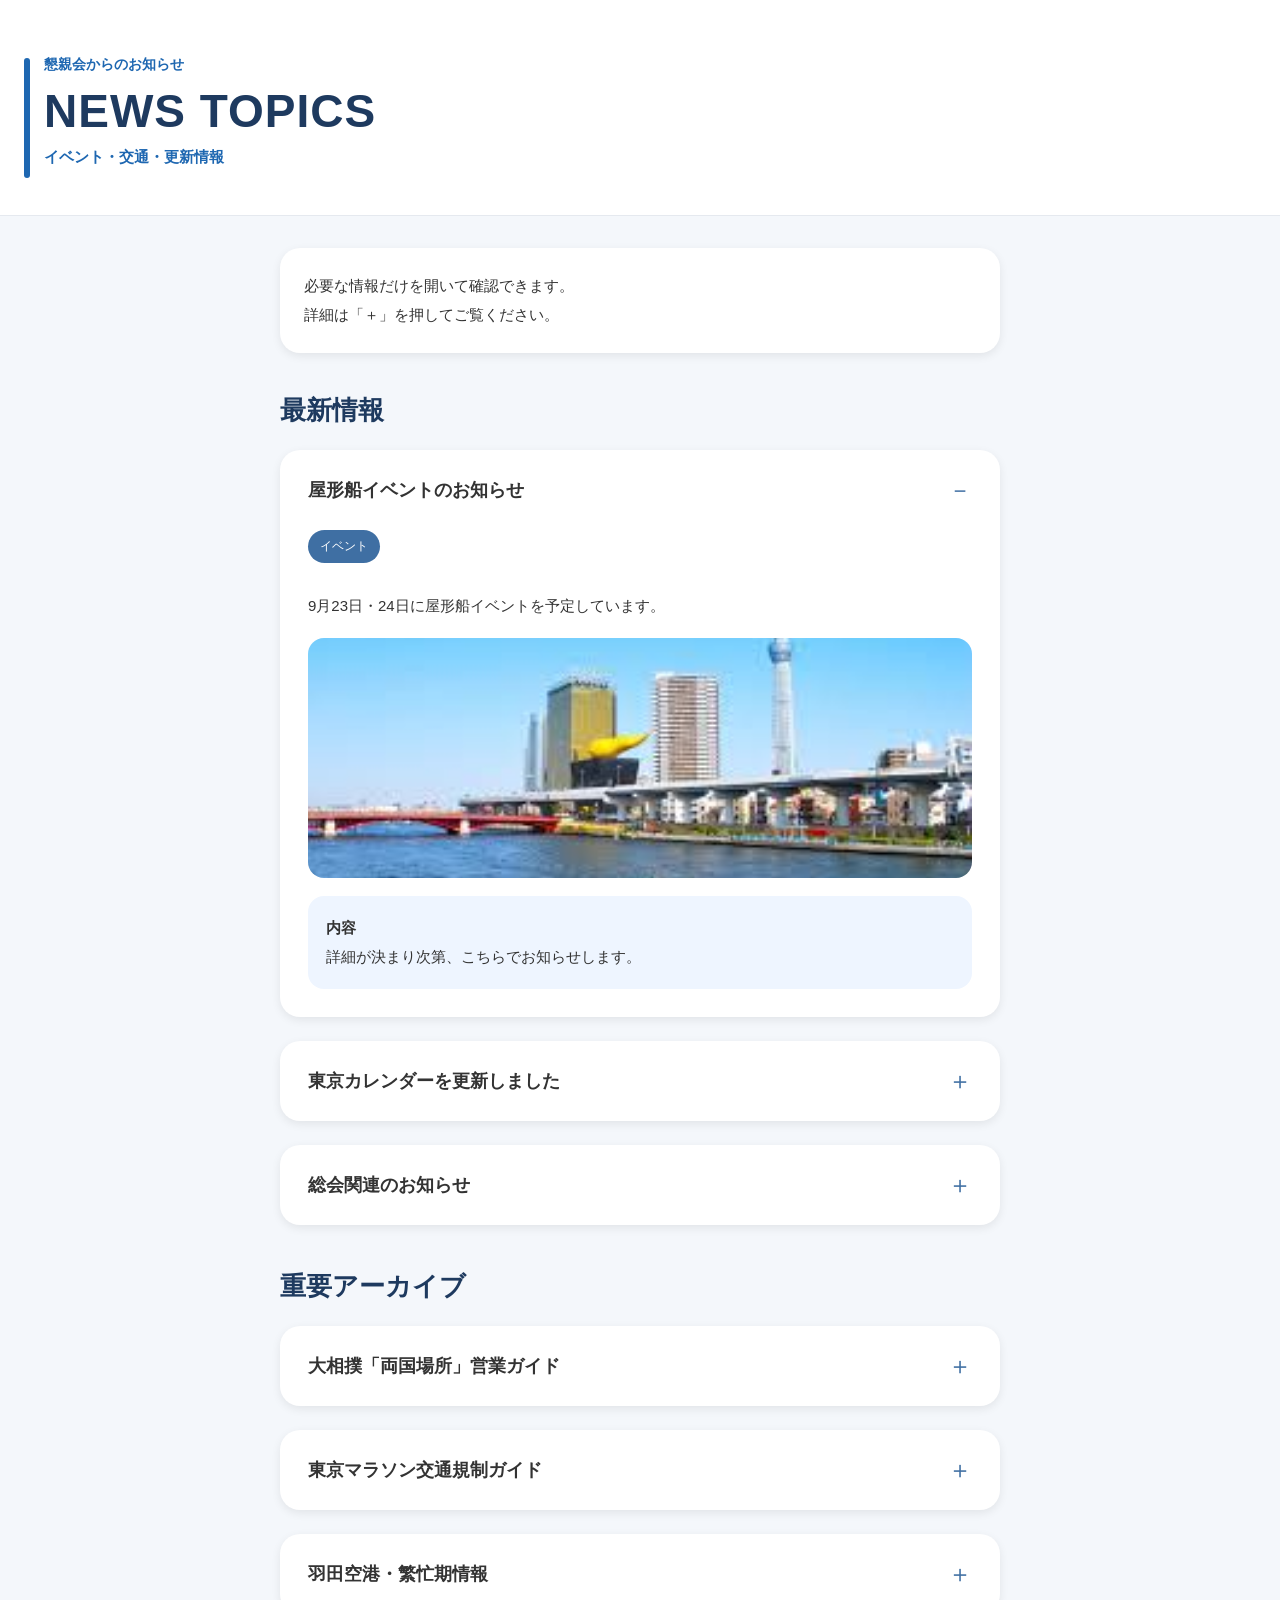
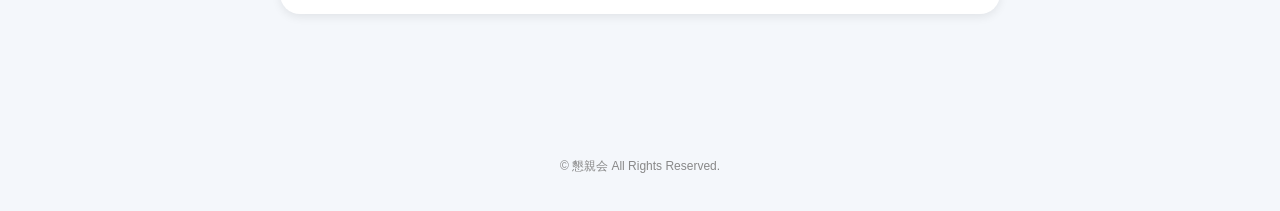
<file: news/index.html>
<!DOCTYPE html>
<html lang="ja">
<head>
<meta charset="UTF-8">
<meta name="viewport" content="width=device-width, initial-scale=1.0">
<title>最新情報｜懇親会</title>
<link rel="stylesheet" href="style.css">
</head>

<body>

<main class="page">

  <header class="hero">
    <p class="hero-sub">懇親会からのお知らせ</p>
    <h1>NEWS TOPICS</h1>
    <p class="hero-text">イベント・交通・更新情報</p>
  </header>

  <div class="container">

    <div class="intro-box">
      必要な情報だけを開いて確認できます。<br>
      詳細は「＋」を押してご覧ください。
    </div>

    <section>
      <h2 class="section-title">最新情報</h2>

      <details open>
        <summary>屋形船イベントのお知らせ</summary>
        <div class="content">
          <span class="badge">イベント</span>
          <p>9月23日・24日に屋形船イベントを予定しています。</p>

          <img src="images/yakata.jpg" class="news-image" alt="屋形船イベント">

          <div class="point">
            <strong>内容</strong><br>
            詳細が決まり次第、こちらでお知らせします。
          </div>
        </div>
      </details>

      <details>
        <summary>東京カレンダーを更新しました</summary>
        <div class="content">
          6月の東京おでかけ情報を追加しました。
        </div>
      </details>

      <details>
        <summary>総会関連のお知らせ</summary>
        <div class="content">
          詳細が決まり次第、こちらでお知らせします。
        </div>
      </details>
    </section>

    <section>
      <h2 class="section-title">重要アーカイブ</h2>

      <details>
        <summary>大相撲「両国場所」営業ガイド</summary>
        <div class="content">
          両国国技館周辺の営業ポイントをまとめています。
        </div>
      </details>

      <details>
        <summary>東京マラソン交通規制ガイド</summary>
        <div class="content">
          都心部の大規模交通規制に関する保存版情報です。
        </div>
      </details>

      <details>
        <summary>羽田空港・繁忙期情報</summary>
        <div class="content">
          空港利用が増える時期の営業ヒントをまとめています。
        </div>
      </details>
    </section>

  </div>

</main>

<footer>
  © 懇親会 All Rights Reserved.
</footer>

</body>
</html>
</file>
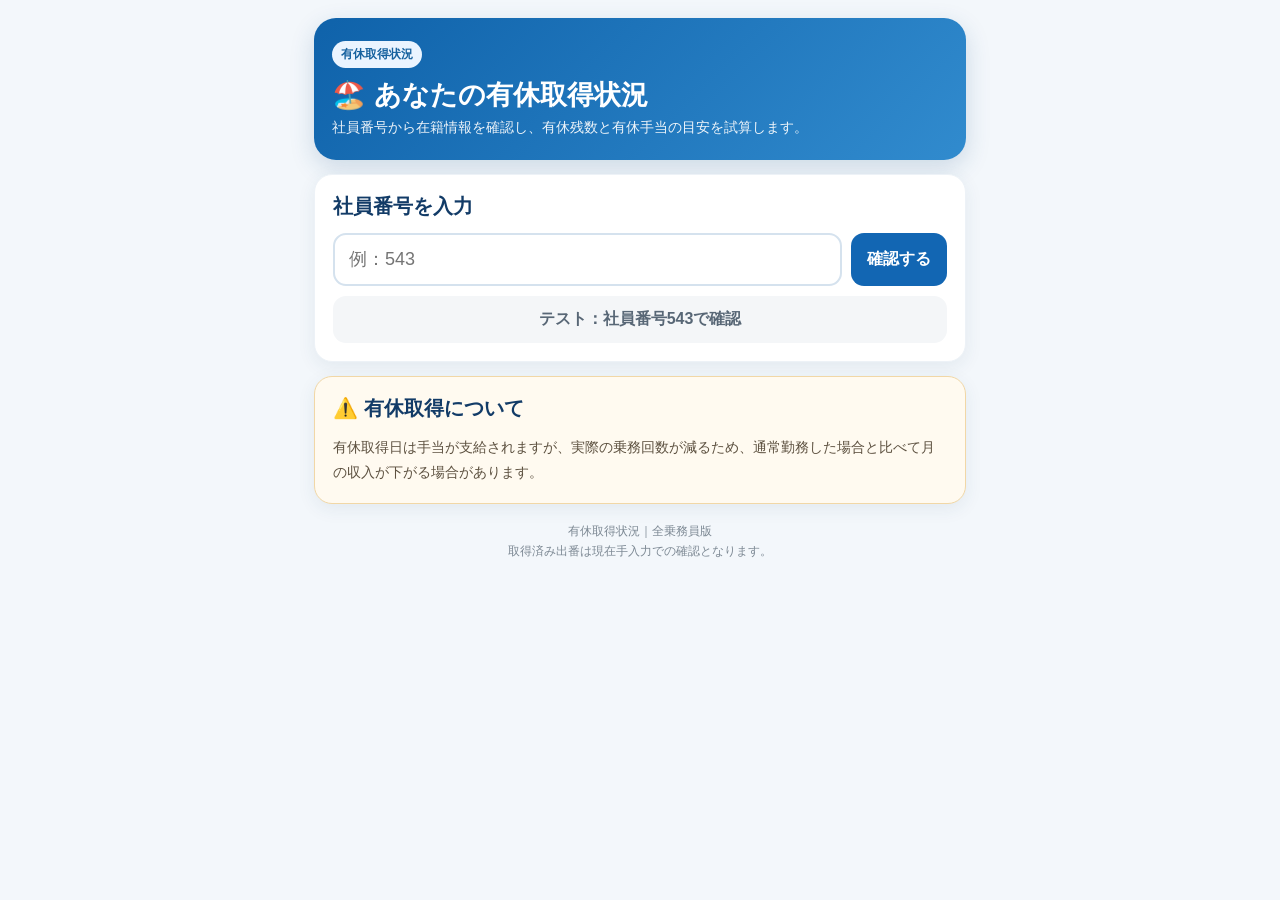
<file: paidleave/index.html>
<!doctype html>
<html lang="ja">
<head>
<meta charset="utf-8">
<meta name="viewport" content="width=device-width,initial-scale=1,viewport-fit=cover">
<title>有休取得状況｜全乗務員版</title>
<style>
:root{--blue:#1266b3;--blue2:#eaf4ff;--navy:#123b67;--pink:#e93d75;--bg:#f3f7fb;--line:#d8e4ef;--text:#24313e;--muted:#667789;--gold:#fff7df;}
*{box-sizing:border-box}body{margin:0;background:var(--bg);font-family:-apple-system,BlinkMacSystemFont,"Segoe UI","Noto Sans JP","Hiragino Kaku Gothic ProN",Meiryo,sans-serif;color:var(--text)}
.wrap{max-width:680px;margin:auto;padding:18px 14px 48px}.hero{background:linear-gradient(135deg,#0f62aa,#318bce);color:#fff;border-radius:22px;padding:23px 18px;box-shadow:0 8px 24px rgba(26,83,132,.18)}
.hero h1{font-size:27px;margin:0 0 6px}.hero p{margin:0;opacity:.92;font-size:14px}.card{background:#fff;border-radius:18px;padding:18px;margin-top:14px;box-shadow:0 5px 18px rgba(39,71,102,.08);border:1px solid #edf2f7}.title{font-size:20px;font-weight:800;color:var(--navy);margin-bottom:13px}.label{font-size:13px;color:var(--muted);font-weight:700;margin:10px 0 6px}.row{display:flex;gap:9px}.row input{flex:1}.input{width:100%;border:2px solid #d5e2ee;border-radius:13px;padding:14px;font-size:18px;background:#fff;outline:none}.input:focus{border-color:#4b9bd8;box-shadow:0 0 0 3px rgba(75,155,216,.13)}button{border:0;border-radius:13px;padding:13px 16px;font-size:16px;font-weight:800;cursor:pointer}.primary{background:var(--blue);color:#fff}.sub{background:#e9f2fa;color:var(--navy)}.ghost{background:#f4f6f8;color:#586776;width:100%;margin-top:10px}.hide{display:none}.name{font-size:24px;font-weight:900;color:#173e64}.meta{display:grid;grid-template-columns:1fr 1fr;gap:9px;margin-top:12px}.box{background:#f7fafc;border:1px solid #e4ecf3;border-radius:13px;padding:12px}.box small{display:block;color:#738192;font-weight:700}.box strong{display:block;font-size:17px;margin-top:4px}.kpis{display:grid;grid-template-columns:repeat(3,1fr);gap:8px;margin:13px 0}.kpi{text-align:center;border-radius:14px;padding:12px 6px;background:var(--blue2);border:1px solid #cde2f5}.kpi:nth-child(2){background:#fff4f7;border-color:#f6d2df}.kpi:nth-child(3){background:#f0faf2;border-color:#cee9d3}.kpi small{display:block;font-weight:700;color:#53687c}.kpi b{display:block;font-size:23px;margin-top:4px;color:var(--navy)}.note{font-size:13px;color:#677788;line-height:1.65}.warn{background:#fff6df;border-radius:13px;padding:12px 13px;font-size:13px;line-height:1.6;margin-top:12px;border:1px solid #f5df9f}.calc{background:linear-gradient(180deg,#fffaf0,#fff);border:1px solid #f0dfb0}.formula{background:#fff;border:2px dashed #e5c76e;border-radius:13px;padding:12px;text-align:center;font-weight:800;color:#705b1a;margin:10px 0}.amount{font-size:30px;font-weight:900;color:#d65221;text-align:center;margin:9px 0}.unit{text-align:center;font-size:14px;color:#72614b}.smallheading{font-weight:900;color:#183f65;margin:16px 0 7px}.foot{text-align:center;color:#7d8994;font-size:12px;margin-top:18px;line-height:1.6}.pill{display:inline-block;background:#eaf4ff;color:#17629f;border-radius:999px;padding:5px 9px;font-size:12px;font-weight:800;margin-bottom:9px}.paytable{width:100%;border-collapse:separate;border-spacing:0;margin:10px 0 16px;overflow:hidden;border:1px solid #ead9a4;border-radius:13px;background:#fff}.paytable th,.paytable td{padding:9px 10px;border-bottom:1px solid #f0e5c4;text-align:center;font-size:14px}.paytable th{background:#fff4cf;color:#6c5717;font-weight:900}.paytable tr:last-child td{border-bottom:0}.avgrow{display:flex;align-items:center;gap:8px}.avgrow .input{flex:1}.yen{font-weight:800;color:#5d6770}
@media(max-width:430px){.hero h1{font-size:23px}.meta{grid-template-columns:1fr}.kpi b{font-size:20px}.row{flex-direction:column}.row button{width:100%}}
</style>
</head>
<body><div class="wrap">
<div class="hero"><div class="pill">有休取得状況</div><h1>🏖️ あなたの有休取得状況</h1><p>社員番号から在籍情報を確認し、有休残数と有休手当の目安を試算します。</p></div>

<div class="card">
  <div class="title">社員番号を入力</div>
  <div class="row"><input id="emp" class="input" type="number" inputmode="numeric" placeholder="例：543"><button class="primary" onclick="lookup()">確認する</button></div>
  <button class="ghost" onclick="document.getElementById('emp').value='543';lookup()">テスト：社員番号543で確認</button>
  <div id="err" class="warn hide">該当する社員番号が見つかりません。社員番号をご確認ください。</div>
</div>

<div id="result" class="hide">
  <div class="card">
    <div class="title">📋 登録情報</div>
    <div id="name" class="name"></div>
    <div class="meta">
      <div class="box"><small>起算日（乗務員マスターの入社日）</small><strong id="hire"></strong></div>
      <div class="box"><small>在籍期間</small><strong id="tenure"></strong></div>
    </div>
    <div class="warn">※ 現在は乗務員マスターの入社日を起算日として表示しています。</div>
  </div>

  <div class="card">
    <div class="title">🏖️ 有休シミュレーター</div>
    <div class="kpis">
      <div class="kpi"><small>本年度付与</small><b id="granted"></b></div>
      <div class="kpi"><small>本年度取得</small><b id="takenView">0出番</b></div>
      <div class="kpi"><small>残り</small><b id="remain"></b></div>
    </div>
    <div class="note" style="margin:2px 0 8px">付与日数は現在の案内表（6か月・2年6か月・4年6か月・6年6か月以上）を基準に表示しています。</div><div class="label">本年度取得出番</div>
    <input id="taken" class="input" type="number" min="0" step="0.5" value="0" inputmode="decimal" oninput="recalcLeave()">
    <div class="note">※ 現在の乗務員マスターには取得実績が無いため、取得済み出番はここで入力して確認します。取得実績データと連携すれば自動表示できます。</div>
  </div>

  <div class="card calc">
    <div class="title">💰 有休手当の算出方法</div>
    <div class="smallheading">※平均報酬額とは？</div>
    <div class="note">4月・5月・6月の報酬をもとに算定される金額です。<br>
    ご自身の正確な平均報酬額が分からない場合は、事務所へご確認ください。</div>

    <div class="smallheading">有休1出番の計算式</div>
    <div class="formula">平均報酬額 ÷ 30 × 2</div>

    <div class="smallheading">📊 計算例</div>
    <table class="paytable">
      <thead><tr><th>平均報酬額</th><th>有休1出番の目安</th></tr></thead>
      <tbody>
        <tr><td>50万円</td><td>約33,333円</td></tr>
        <tr><td>60万円</td><td>約40,000円</td></tr>
        <tr><td>70万円</td><td>約46,667円</td></tr>
        <tr><td>80万円</td><td>約53,333円</td></tr>
        <tr><td>90万円</td><td>約60,000円</td></tr>
        <tr><td>100万円</td><td>約66,667円</td></tr>
      </tbody>
    </table>

    <div class="label">ご自身の平均報酬額が分かる方</div>
    <div class="avgrow">
      <span style="font-weight:800">平均報酬額</span>
      <input id="avg" class="input" type="number" inputmode="numeric" placeholder="例：500000" oninput="calcPay()">
      <span class="yen">円</span>
    </div>

    <div class="smallheading" style="text-align:center">あなたの有休手当予想</div>
    <div id="pay" class="amount">約 ― 円</div><div class="unit">／1出番</div>
    <div class="warn">※表示額は参考・予想額です。</div>
  </div>
</div>

  <div class="card" style="border:1px solid #f1d7a6;background:#fffaf0">
    <div class="title">⚠️ 有休取得について</div>
    <div class="note" style="font-size:14px;line-height:1.8;color:#5d5140">
      有休取得日は手当が支給されますが、実際の乗務回数が減るため、通常勤務した場合と比べて月の収入が下がる場合があります。
    </div>
  </div>

<div class="foot">有休取得状況｜全乗務員版<br>取得済み出番は現在手入力での確認となります。</div>
</div>
<script>
const records={
'133':{name:"端谷博史",hire:"1987年12月17日",hireIso:'1987-12-17'},
'136':{name:"塩野　明",hire:"1989年5月5日",hireIso:'1989-05-05'},
'166':{name:"永元正吾",hire:"1991年4月1日",hireIso:'1991-04-01'},
'213':{name:"加藤春義",hire:"1994年1月6日",hireIso:'1994-01-06'},
'332':{name:"吉本健次郎",hire:"2000年9月12日",hireIso:'2000-09-12'},
'387':{name:"栗原宏明",hire:"2003年9月8日",hireIso:'2003-09-08'},
'401':{name:"下国康二郎",hire:"2004年8月3日",hireIso:'2004-08-03'},
'418':{name:"山本金一",hire:"2005年7月20日",hireIso:'2005-07-20'},
'468':{name:"高村政衛",hire:"2008年3月29日",hireIso:'2008-03-29'},
'494':{name:"大塚吉昭",hire:"2009年1月1日",hireIso:'2009-01-01'},
'522':{name:"小岩　修",hire:"2009年9月12日",hireIso:'2009-09-12'},
'531':{name:"遠藤武彦",hire:"2010年3月3日",hireIso:'2010-03-03'},
'534':{name:"南部智昭",hire:"2010年5月11日",hireIso:'2010-05-11'},
'535':{name:"一花　肇",hire:"2010年5月11日",hireIso:'2010-05-11'},
'543':{name:"田島孝行",hire:"2010年8月12日",hireIso:'2010-08-12'},
'554':{name:"寺田勝",hire:"2021年12月21日",hireIso:'2021-12-21'},
'556':{name:"高見康義",hire:"2010年12月15日",hireIso:'2010-12-15'},
'564':{name:"坂口庄二",hire:"2011年3月1日",hireIso:'2011-03-01'},
'577':{name:"須賀孝志",hire:"2011年8月17日",hireIso:'2011-08-17'},
'592':{name:"浅若圭克",hire:"2012年5月7日",hireIso:'2012-05-07'},
'603':{name:"大塚幸光",hire:"2012年9月18日",hireIso:'2012-09-18'},
'621':{name:"山崎陽平",hire:"2013年7月4日",hireIso:'2013-07-04'},
'635':{name:"齋藤光明",hire:"2014年3月13日",hireIso:'2014-03-13'},
'640':{name:"吉田勝義",hire:"2014年4月15日",hireIso:'2014-04-15'},
'660':{name:"伊藤新之助",hire:"2015年9月15日",hireIso:'2015-09-15'},
'661':{name:"中野雅春",hire:"2015年10月13日",hireIso:'2015-10-13'},
'662':{name:"岩堀武男",hire:"2015年11月5日",hireIso:'2015-11-05'},
'666':{name:"久木原博",hire:"2016年7月11日",hireIso:'2016-07-11'},
'671':{name:"山口　誠",hire:"2016年9月20日",hireIso:'2016-09-20'},
'675':{name:"香山浩司",hire:"2016年10月17日",hireIso:'2016-10-17'},
'679':{name:"林　芳弘",hire:"2016年10月23日",hireIso:'2016-10-23'},
'687':{name:"濱田紀文",hire:"2016年12月20日",hireIso:'2016-12-20'},
'691':{name:"高山一広",hire:"2017年5月25日",hireIso:'2017-05-25'},
'698':{name:"篠田大輔",hire:"2017年12月26日",hireIso:'2017-12-26'},
'709':{name:"富田篤司ツカサ",hire:"2018年6月5日",hireIso:'2018-06-05'},
'715':{name:"冨髙正義",hire:"2018年8月8日",hireIso:'2018-08-08'},
'716':{name:"武井　勝",hire:"2018年8月22日",hireIso:'2018-08-22'},
'719':{name:"小林利則",hire:"2018年9月3日",hireIso:'2018-09-03'},
'720':{name:"大久保勉",hire:"2018年10月2日",hireIso:'2018-10-02'},
'728':{name:"小林信夫",hire:"2018年11月6日",hireIso:'2018-11-06'},
'730':{name:"小平正美",hire:"2018年11月20日",hireIso:'2018-11-20'},
'735':{name:"宮入芳高",hire:"2019年1月31日",hireIso:'2019-01-31'},
'742':{name:"杉山輝行",hire:"2019年4月1日",hireIso:'2019-04-01'},
'743':{name:"澤　啓司",hire:"2019年3月15日",hireIso:'2019-03-15'},
'752':{name:"西川友博",hire:"2019年8月7日",hireIso:'2019-08-07'},
'755':{name:"浅川芳行",hire:"2019年10月14日",hireIso:'2019-10-14'},
'766':{name:"山本　勲",hire:"2020年2月27日",hireIso:'2020-02-27'},
'770':{name:"小池利生",hire:"2020年4月2日",hireIso:'2020-04-02'},
'772':{name:"鳥山勝吉",hire:"2020年4月7日",hireIso:'2020-04-07'},
'785':{name:"坂本将樹",hire:"2020年10月6日",hireIso:'2020-10-06'},
'789':{name:"赤石明幸",hire:"2020年11月26日",hireIso:'2020-11-26'},
'796':{name:"岡村　聡",hire:"2021年2月1日",hireIso:'2021-02-01'},
'799':{name:"的場良介",hire:"2021年2月24日",hireIso:'2021-02-24'},
'801':{name:"林　正美",hire:"2021年3月8日",hireIso:'2021-03-08'},
'802':{name:"大宮研司",hire:"2021年3月21日",hireIso:'2021-03-21'},
'814':{name:"上松勝巳",hire:"2021年7月21日",hireIso:'2021-07-21'},
'826':{name:"山本秋信",hire:"2021年11月21日",hireIso:'2021-11-21'},
'827':{name:"佐々木　優",hire:"2021年12月21日",hireIso:'2021-12-21'},
'839':{name:"横山龍太郎",hire:"2022年10月4日",hireIso:'2022-10-04'},
'843':{name:"吉澤颯太",hire:"2022年10月21日",hireIso:'2022-10-21'},
'844':{name:"若井力",hire:"2022年10月26日",hireIso:'2022-10-26'},
'846':{name:"鷲見俊樹",hire:"2022年11月18日",hireIso:'2022-11-18'},
'848':{name:"樋口貴行",hire:"2022年11月21日",hireIso:'2022-11-21'},
'851':{name:"山田俊輝",hire:"2022年12月26日",hireIso:'2022-12-26'},
'852':{name:"下山武志",hire:"2023年1月1日",hireIso:'2023-01-01'},
'853':{name:"山口真貴子",hire:"2023年1月6日",hireIso:'2023-01-06'},
'855':{name:"大江賢生",hire:"2023年1月11日",hireIso:'2023-01-11'},
'859':{name:"南　陽也",hire:"2023年2月7日",hireIso:'2023-02-07'},
'860':{name:"松田雄介",hire:"2023年1月11日",hireIso:'2023-01-11'},
'861':{name:"古城洋平",hire:"2023年1月11日",hireIso:'2023-01-11'},
'862':{name:"谷俊弘",hire:"2023年2月21日",hireIso:'2023-02-21'},
'863':{name:"戸島和美",hire:"2023年4月1日",hireIso:'2023-04-01'},
'865':{name:"菊池一明",hire:"2023年4月6日",hireIso:'2023-04-06'},
'866':{name:"村田陽子",hire:"2023年4月6日",hireIso:'2023-04-06'},
'867':{name:"杉本幸二",hire:"2023年4月21日",hireIso:'2023-04-21'},
'872':{name:"小野寺亘",hire:"2023年6月5日",hireIso:'2023-06-05'},
'873':{name:"奥寺　平",hire:"2023年6月19日",hireIso:'2023-06-19'},
'878':{name:"小松　誠",hire:"2023年8月1日",hireIso:'2023-08-01'},
'882':{name:"渡邊隆浩",hire:"2023年8月21日",hireIso:'2023-08-21'},
'884':{name:"島田智幸",hire:"2023年10月1日",hireIso:'2023-10-01'},
'885':{name:"松岡裕佑",hire:"2023年10月1日",hireIso:'2023-10-01'},
'886':{name:"杉本和教",hire:"2023年10月1日",hireIso:'2023-10-01'},
'889':{name:"木村宗春",hire:"2023年12月10日",hireIso:'2023-12-10'},
'891':{name:"本波和樹",hire:"2024年2月1日",hireIso:'2024-02-01'},
'892':{name:"濱井和也",hire:"2024年2月5日",hireIso:'2024-02-05'},
'893':{name:"玄番小次郎バン",hire:"2024年2月10日",hireIso:'2024-02-10'},
'896':{name:"小島英弘",hire:"2024年4月8日",hireIso:'2024-04-08'},
'897':{name:"京極　翼",hire:"2024年4月8日",hireIso:'2024-04-08'},
'898':{name:"木村広",hire:"2024年4月8日",hireIso:'2024-04-08'},
'899':{name:"門川　樹",hire:"2024年4月10日",hireIso:'2024-04-10'},
'903':{name:"會田里未",hire:"2024年6月1日",hireIso:'2024-06-01'},
'905':{name:"岸野和哉",hire:"2024年6月10日",hireIso:'2024-06-10'},
'906':{name:"服部琴音",hire:"2024年6月10日",hireIso:'2024-06-10'},
'908':{name:"大谷苑子",hire:"2024年6月21日",hireIso:'2024-06-21'},
'910':{name:"水上雅人",hire:"2024年8月1日",hireIso:'2024-08-01'},
'911':{name:"柳澤克則",hire:"2024年8月5日",hireIso:'2024-08-05'},
'916':{name:"望月崇史",hire:"2024年10月1日",hireIso:'2024-10-01'},
'917':{name:"内田洋平",hire:"2024年10月25日",hireIso:'2024-10-25'},
'919':{name:"春日高政",hire:"2024年11月10日",hireIso:'2024-11-10'},
'920':{name:"浅賀孝義",hire:"2024年12月1日",hireIso:'2024-12-01'},
'921':{name:"金井知己",hire:"2024年12月5日",hireIso:'2024-12-05'},
'922':{name:"神保勇樹",hire:"2024年12月15日",hireIso:'2024-12-15'},
'923':{name:"霜山茶乙",hire:"2025年1月5日",hireIso:'2025-01-05'},
'926':{name:"安富徳義ヤストミトクギ",hire:"2025年2月17日",hireIso:'2025-02-17'},
'929':{name:"七五三掛勉",hire:"2025年3月1日",hireIso:'2025-03-01'},
'931':{name:"久保田怜那",hire:"2025年5月5日",hireIso:'2025-05-05'},
'933':{name:"鏑木　靖",hire:"2025年5月26日",hireIso:'2025-05-26'},
'934':{name:"邑松　賢",hire:"2025年6月5日",hireIso:'2025-06-05'},
'935':{name:"帯川晶彦",hire:"2025年6月5日",hireIso:'2025-06-05'},
'936':{name:"下畑信貴",hire:"2025年6月6日",hireIso:'2025-06-06'},
'937':{name:"波多野拓也",hire:"2025年6月6日",hireIso:'2025-06-06'},
'938':{name:"石田竜也",hire:"2025年7月1日",hireIso:'2025-07-01'},
'941':{name:"蘇　勒徳ソロクトク",hire:"2025年7月5日",hireIso:'2025-07-05'},
'943':{name:"林　昭男",hire:"2025年8月4日",hireIso:'2025-08-04'},
'944':{name:"久我昌弘",hire:"2025年8月4日",hireIso:'2025-08-04'},
'945':{name:"野口明日香",hire:"2025年8月4日",hireIso:'2025-08-04'},
'947':{name:"川島秀章",hire:"2025年8月4日",hireIso:'2025-08-04'},
'948':{name:"木村雄太",hire:"2025年8月5日",hireIso:'2025-08-05'},
'949':{name:"阿多川智宏",hire:"2025年8月12日",hireIso:'2025-08-12'},
'950':{name:"田口峻也",hire:"2025年9月1日",hireIso:'2025-09-01'},
'951':{name:"橋本紘志",hire:"2025年9月1日",hireIso:'2025-09-01'},
'952':{name:"下山　明",hire:"2025年9月1日",hireIso:'2025-09-01'},
'953':{name:"鈴木和政",hire:"2025年9月7日",hireIso:'2025-09-07'},
'954':{name:"鈴木明日美",hire:"2025年9月7日",hireIso:'2025-09-07'},
'955':{name:"吉原慎吾",hire:"2025年9月16日",hireIso:'2025-09-16'},
'956':{name:"瀬川忠弘",hire:"2025年9月25日",hireIso:'2025-09-25'},
'957':{name:"千須和　拓",hire:"2025年9月25日",hireIso:'2025-09-25'},
'958':{name:"三原誉也",hire:"2025年10月1日",hireIso:'2025-10-01'},
'959':{name:"今井研作",hire:"2025年10月1日",hireIso:'2025-10-01'},
'960':{name:"彼ノ矢美香",hire:"2025年10月1日",hireIso:'2025-10-01'},
'961':{name:"三改木翔眞",hire:"2025年10月5日",hireIso:'2025-10-05'},
'962':{name:"五十嵐裕紀",hire:"2025年11月1日",hireIso:'2025-11-01'},
'964':{name:"人見雅子",hire:"2025年11月10日",hireIso:'2025-11-10'},
'965':{name:"鈴木麗央",hire:"2025年11月19日",hireIso:'2025-11-19'},
'966':{name:"長嶺誠洋",hire:"2025年11月10日",hireIso:'2025-11-10'},
'967':{name:"宮脇日向",hire:"2025年12月1日",hireIso:'2025-12-01'},
'968':{name:"内山　浩",hire:"2025年12月1日",hireIso:'2025-12-01'},
'969':{name:"古市真介",hire:"2025年12月15日",hireIso:'2025-12-15'},
'970':{name:"中野謄也",hire:"2025年12月10日",hireIso:'2025-12-10'},
'971':{name:"高橋博之",hire:"2025年12月15日",hireIso:'2025-12-15'},
'972':{name:"阿部一輝",hire:"2026年1月5日",hireIso:'2026-01-05'},
'973':{name:"国枝　航",hire:"2026年1月5日",hireIso:'2026-01-05'},
'974':{name:"坂本龍哉",hire:"2026年1月5日",hireIso:'2026-01-05'},
'975':{name:"清野絢太",hire:"2026年1月5日",hireIso:'2026-01-05'},
'976':{name:"水越夏美",hire:"2026年1月21日",hireIso:'2026-01-21'},
'978':{name:"小池貴士",hire:"2026年2月10日",hireIso:'2026-02-10'},
'979':{name:"米川和行",hire:"2026年2月10日",hireIso:'2026-02-10'},
'980':{name:"池田義典",hire:"2026年2月10日",hireIso:'2026-02-10'},
'981':{name:"村田真也",hire:"2026年3月1日",hireIso:'2026-03-01'},
'982':{name:"山内一真",hire:"2026年3月1日",hireIso:'2026-03-01'},
'983':{name:"坂寄竜治",hire:"2026年3月12日",hireIso:'2026-03-12'},
'984':{name:"松岡璃空",hire:"2026年4月1日",hireIso:'2026-04-01'},
'985':{name:"渡辺一樹",hire:"2026年4月1日",hireIso:'2026-04-01'},
'986':{name:"藤倉雷也",hire:"2026年4月1日",hireIso:'2026-04-01'},
'987':{name:"山口璃音",hire:"2026年4月1日",hireIso:'2026-04-01'},
'988':{name:"安井力也",hire:"2026年4月7日",hireIso:'2026-04-07'},
'989':{name:"田尾祐作",hire:"2026年5月7日",hireIso:'2026-05-07'},
'990':{name:"星野翠騎",hire:"2026年4月22日",hireIso:'2026-04-22'},
'991':{name:"新藤　泰成",hire:"2026年6月1日",hireIso:'2026-06-01'},
'992':{name:"鈴木龍斗スズキリュウト",hire:"2026年6月15日",hireIso:'2026-06-15'},
'993':{name:"立花璃乙花タチバナリオツハナ",hire:"2026年6月15日",hireIso:'2026-06-15'},
'994':{name:"吉田　健二",hire:"2026年6月21日",hireIso:'2026-06-21'},
'995':{name:"大須賀嵩史オオスガシ",hire:"2026年7月1日",hireIso:'2026-07-01'},
'996':{name:"古橋直也フルハシナオヤ",hire:"2026年7月10日",hireIso:'2026-07-10'},
'997':{name:"石川隼人イシカワハヤト",hire:"2026年7月15日",hireIso:'2026-07-15'},
'998':{name:"南昴之進ミナミスバルノススム",hire:"2026年7月21日",hireIso:'2026-07-21'},
'999':{name:"谷崎　秀幸",hire:"2026年7月21日",hireIso:'2026-07-21'},
'1000':{name:"江口祥太エグチショウタ",hire:"2026年8月10日",hireIso:'2026-08-10'},
'1001':{name:"吉池雄樹ヨシイケユウキ",hire:"2026年8月15日",hireIso:'2026-08-15'},
'1002':{name:"霜山丈二タケジ",hire:"2026年8月15日",hireIso:'2026-08-15'},
'1003':{name:"花島紘月ハナシマコウツキ",hire:"2026年8月15日",hireIso:'2026-08-15'}
};
let current=null;
function lookup(){
 const key=String(document.getElementById('emp').value||'').trim();current=records[key];
 document.getElementById('err').classList.toggle('hide',!!current);document.getElementById('result').classList.toggle('hide',!current);
 if(!current)return;
 document.getElementById('name').textContent=current.name+' さん';
 document.getElementById('hire').textContent=current.hire;document.getElementById('tenure').textContent=calcTenure(current.hireIso);
 const ent=entitlementFromHire(current.hireIso);
 current.granted=ent.shifts; current.days=ent.days;
 document.getElementById('granted').textContent=current.granted+'出番（'+current.days+'日）';document.getElementById('taken').value=0;
 recalcLeave();document.getElementById('avg').value='';document.getElementById('pay').textContent='約 ― 円';
 document.getElementById('result').scrollIntoView({behavior:'smooth',block:'start'});
}

function entitlementFromHire(iso){
 const [y,m,d]=iso.split('-').map(Number);
 const now=new Date();
 let months=(now.getFullYear()-y)*12 + ((now.getMonth()+1)-m);
 if(now.getDate()<d) months--;
 if(months>=78) return {shifts:10,days:20};
 if(months>=54) return {shifts:7,days:15};
 if(months>=30) return {shifts:6,days:12};
 if(months>=6) return {shifts:5,days:10};
 return {shifts:0,days:0};
}

function calcTenure(iso){
 const [y,m,d]=iso.split('-').map(Number);
 const now=new Date();
 let years=now.getFullYear()-y;
 let months=now.getMonth()+1-m;
 if(now.getDate()<d) months--;
 if(months<0){years--;months+=12;}
 return years+'年'+months+'か月';
}
function recalcLeave(){if(!current)return;let t=parseFloat(document.getElementById('taken').value)||0;t=Math.max(0,t);const r=Math.max(0,current.granted-t);document.getElementById('takenView').textContent=fmt(t)+'出番';document.getElementById('remain').textContent=fmt(r)+'出番';}
function fmt(n){return Number.isInteger(n)?String(n):n.toFixed(1)}
function calcPay(){const v=parseFloat(document.getElementById('avg').value);document.getElementById('pay').textContent=(!v||v<0)?'約 ― 円':'約 '+Math.round(v/30*2).toLocaleString('ja-JP')+'円';}
document.getElementById('emp').addEventListener('keydown',e=>{if(e.key==='Enter')lookup()});
</script></body></html>
</file>
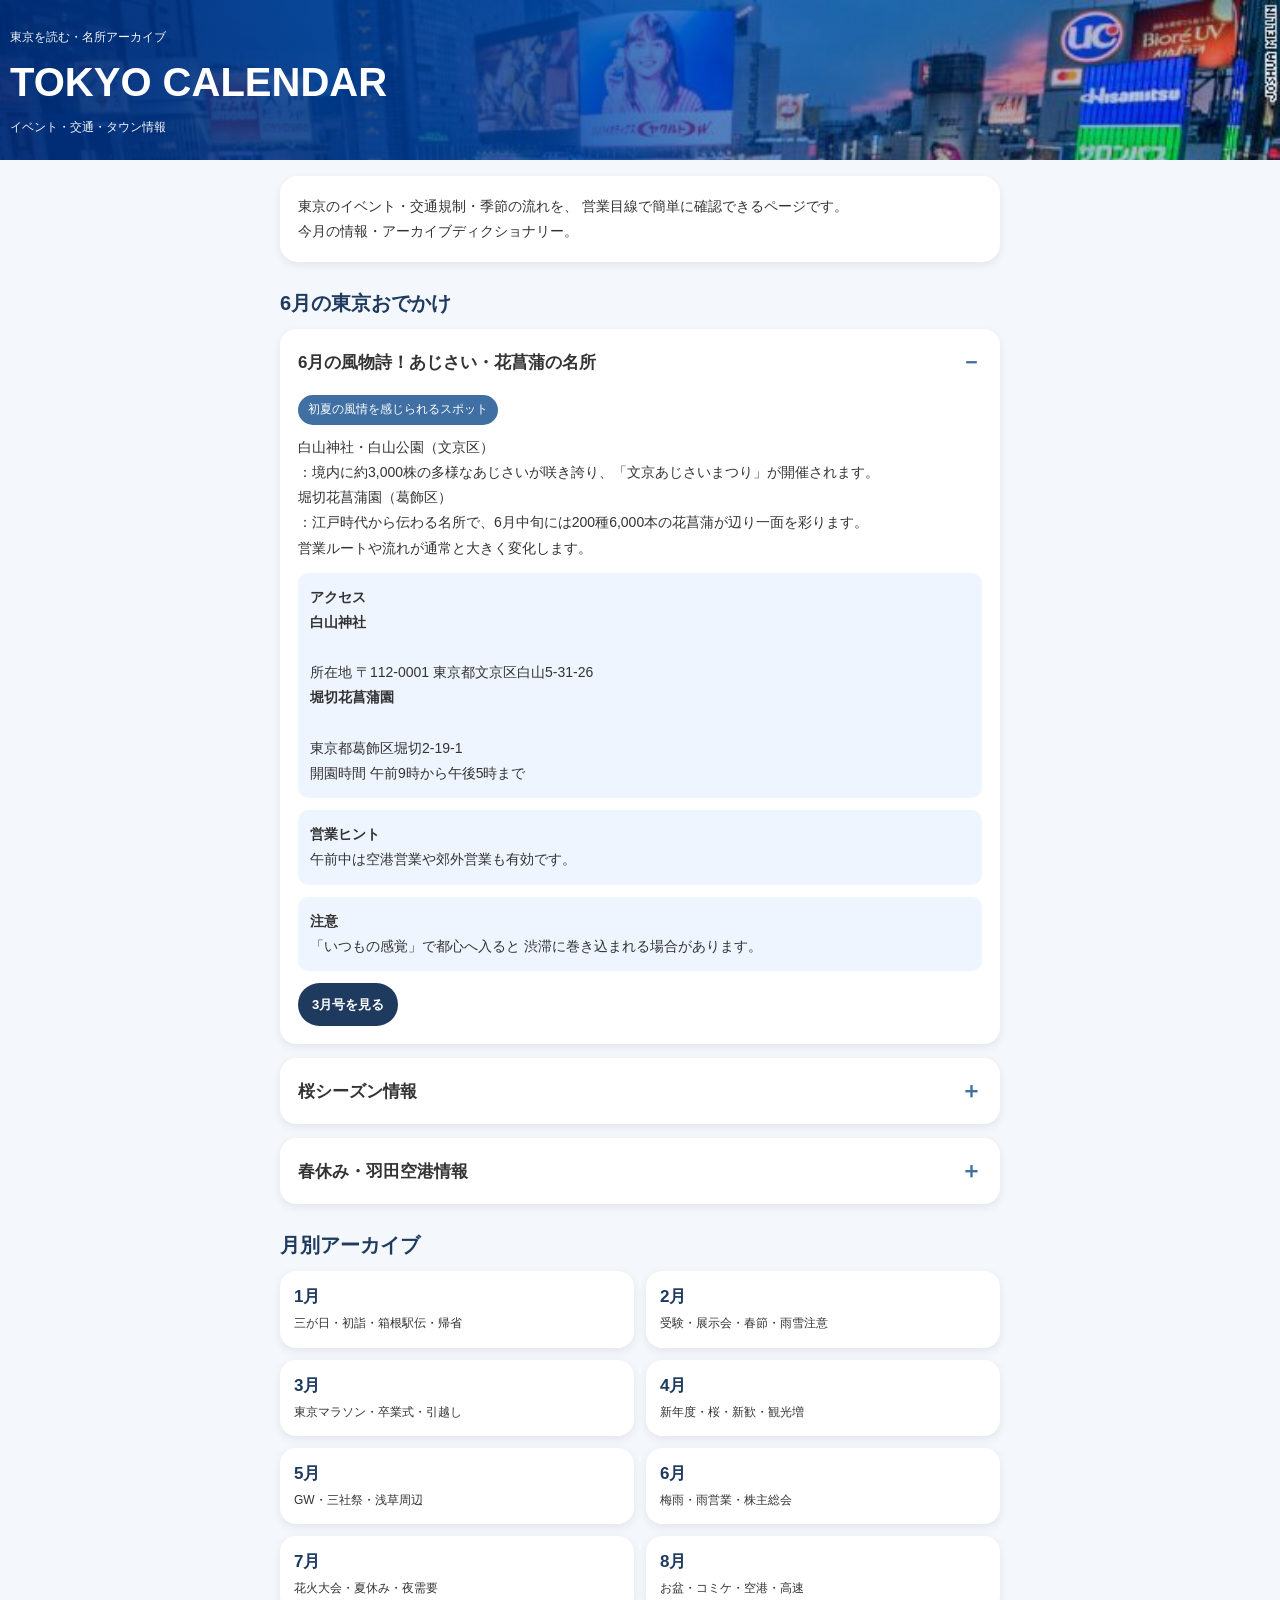
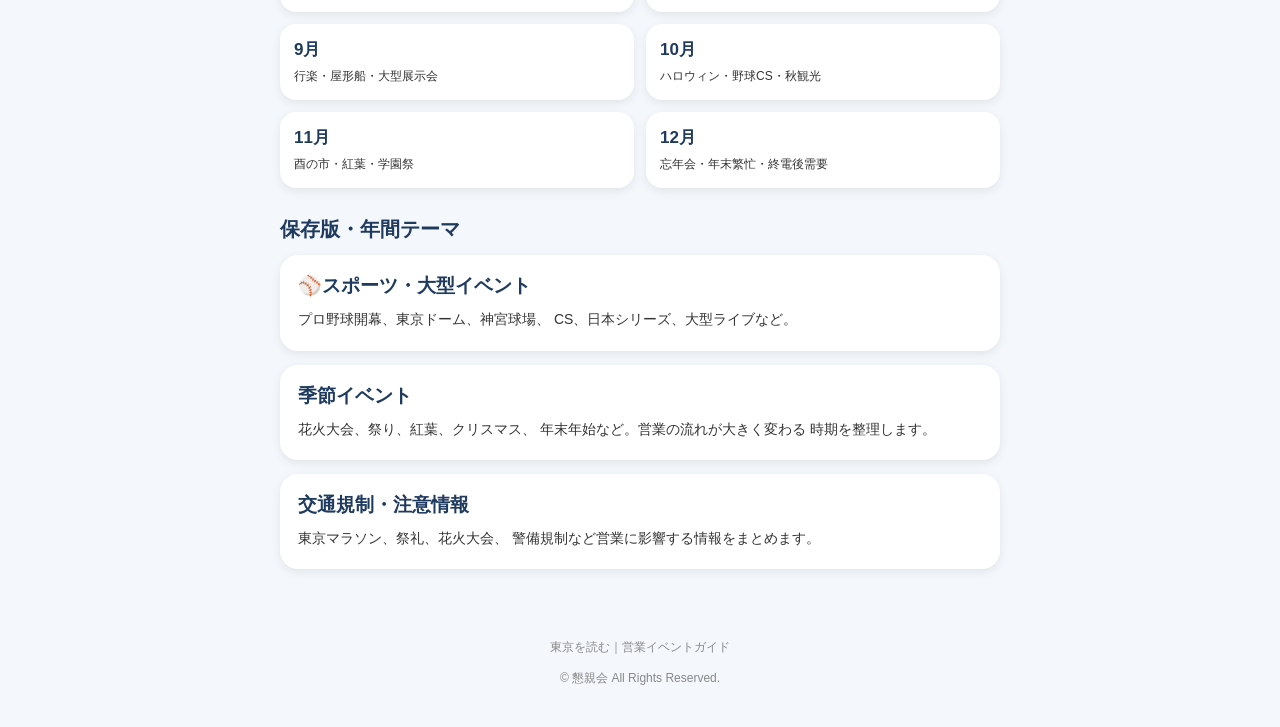
<file: tokyocalendar/index.html>
<!DOCTYPE html>
<html lang="ja">
<head>
<meta charset="UTF-8">
<meta name="viewport" content="width=device-width, initial-scale=1.0">

<title>東京を読む｜営業イベントガイド</title>

<link href="https://github.com/hummingbird4124-sys/kyodo-konshinkai/blob/main/tokyocalendar/shibuya_x.jpg" rel="stylesheet">

<style>

body{
  margin:0;
  font-family:'Noto Sans JP',sans-serif;
  background:#f4f7fb;
  color:#333;
}

/* ===== ヘッダー ===== */

header{
  position:relative;

  background-image:
    linear-gradient(
      90deg,
      rgba(0,45,120,.92) 0%,
      rgba(0,70,170,.78) 45%,
      rgba(0,70,170,.35) 70%,
      rgba(0,70,170,.10) 100%
    ),
    url('shibuya_x.jpg');

  background-size:cover;
  background-position:top;

  color:white;

  padding:15px 10px 10px;
}

header h1{
  margin:0;
  font-size:40px;
  font-weight:900;
  line-height:1.15;
}

header p{
  margin-top:12px;
  font-size:12px;
  line-height:1.7;
  opacity:.96;
}

/* ===== コンテンツ ===== */

.container{
  max-width:720px;
  margin:auto;
  padding:16px;
}

.lead{
  background:white;
  border-radius:18px;
  padding:18px;
  box-shadow:0 3px 10px rgba(0,0,0,.08);
  line-height:1.8;
  font-size:14px;
}

.section-title{
  margin:28px 0 12px;
  color:#1e3a5f;
  font-size:20px;
  font-weight:900;
}

.card{
  background:white;
  border-radius:18px;
  padding:18px;
  margin-bottom:14px;
  box-shadow:0 3px 10px rgba(0,0,0,.08);
}

.card h2{
  margin:0 0 8px;
  font-size:19px;
  color:#1e3a5f;
}

.card p{
  margin:0;
  line-height:1.8;
  font-size:14px;
}

/* ===== ラベル ===== */

.badge{
  display:inline-block;
  background:#3f6fa3;
  color:white;
  font-size:12px;
  padding:4px 10px;
  border-radius:999px;
  margin-bottom:10px;
}

/* ===== 月別 ===== */

.month-grid{
  display:grid;
  grid-template-columns:1fr 1fr;
  gap:12px;
}

.month{
  background:white;
  border-radius:16px;
  padding:14px;
  text-decoration:none;
  color:#333;
  box-shadow:0 3px 10px rgba(0,0,0,.08);
  transition:.2s;
}

.month:hover{
  transform:translateY(-2px);
}

.month strong{
  display:block;
  color:#1e3a5f;
  font-size:17px;
  margin-bottom:5px;
}

.month span{
  font-size:12px;
  line-height:1.6;
}

/* ===== 開閉エリア ===== */

details{
  background:white;
  border-radius:16px;
  margin-bottom:14px;
  overflow:hidden;
  box-shadow:0 3px 10px rgba(0,0,0,.08);
}

summary{
  list-style:none;
  cursor:pointer;
  padding:18px;
  font-weight:700;
  font-size:17px;
  display:flex;
  justify-content:space-between;
  align-items:center;
}

summary::-webkit-details-marker{
  display:none;
}

summary::after{
  content:"＋";
  font-size:22px;
  color:#3f6fa3;
}

details[open] summary::after{
  content:"－";
}

.content{
  padding:0 18px 18px;
  line-height:1.8;
  font-size:14px;
}

.point{
  background:#eef5ff;
  padding:12px;
  border-radius:10px;
  margin-top:12px;
}

/* ===== ボタン ===== */

.link-button{
  display:inline-block;
  margin-top:12px;
  background:#1e3a5f;
  color:white;
  text-decoration:none;
  padding:10px 14px;
  border-radius:999px;
  font-size:13px;
  font-weight:bold;
}

/* ===== フッター ===== */

footer{
  text-align:center;
  padding:40px 20px;
  color:#888;
  font-size:12px;
}

/* ===== スマホ ===== */

@media(max-width:480px){

  header{
    padding:60px 20px 50px;
  }

  header h1{
    font-size:38px;
  }

  header p{
    font-size:15px;
  }

  .month-grid{
    grid-template-columns:1fr;
  }
}

</style>
</head>

<body>

<header>
  <p>
    東京を読む・名所アーカイブ
  </p>
  <h1>TOKYO CALENDAR</h1>
  <p>
    イベント・交通・タウン情報
  </p>
</header>

<div class="container">

  <div class="lead">
    東京のイベント・交通規制・季節の流れを、
    営業目線で簡単に確認できるページです。<br>
    今月の情報・アーカイブディクショナリー。
  </div>

  <div class="section-title">
    6月の東京おでかけ
  </div>

  <details open>
    <summary>6月の風物詩！あじさい・花菖蒲の名所</summary>

    <div class="content">

      <span class="badge">初夏の風情を感じられるスポット</span><br>

      白山神社・白山公園（文京区）<br>
      ：境内に約3,000株の多様なあじさいが咲き誇り、「文京あじさいまつり」が開催されます。<br>
      堀切花菖蒲園（葛飾区）<br>
      ：江戸時代から伝わる名所で、6月中旬には200種6,000本の花菖蒲が辺り一面を彩ります。<br>
      営業ルートや流れが通常と大きく変化します。

      <div class="point">
        <strong>アクセス</strong><br>
         <strong> 白山神社</strong><br><br>
        所在地 〒112-0001 東京都文京区白山5-31-26<br>
       <strong>  堀切花菖蒲園</strong><br><br>
        東京都葛飾区堀切2-19-1<br>
        開園時間 午前9時から午後5時まで
      </div>

      <div class="point">
        <strong>営業ヒント</strong><br>
        午前中は空港営業や郊外営業も有効です。
      </div>

      <div class="point">
        <strong>注意</strong><br>
        「いつもの感覚」で都心へ入ると
        渋滞に巻き込まれる場合があります。
      </div>

      <a class="link-button" href="2027-03/">
        3月号を見る
      </a>

    </div>
  </details>

  <details>
    <summary> 桜シーズン情報</summary>

    <div class="content">

      上野・目黒川・千鳥ヶ淵周辺で混雑傾向。

      <div class="point">
        <strong>夜営業変化</strong><br>
        花見帰り需要増加
      </div>

    </div>
  </details>

  <details>
    <summary> 春休み・羽田空港情報</summary>

    <div class="content">

      春休み期間中は空港利用者増加。

      <div class="point">
        <strong>傾向</strong><br>
        午前便・夕方便の集中あり
      </div>

    </div>
  </details>

  <div class="section-title">
    月別アーカイブ
  </div>

  <div class="month-grid">

    <a class="month" href="2027-01/">
      <strong>1月</strong>
      <span>三が日・初詣・箱根駅伝・帰省</span>
    </a>

    <a class="month" href="2027-02/">
      <strong>2月</strong>
      <span>受験・展示会・春節・雨雪注意</span>
    </a>

    <a class="month" href="2027-03/">
      <strong>3月</strong>
      <span>東京マラソン・卒業式・引越し</span>
    </a>

    <a class="month" href="2027-04/">
      <strong>4月</strong>
      <span>新年度・桜・新歓・観光増</span>
    </a>

    <a class="month" href="2027-05/">
      <strong>5月</strong>
      <span>GW・三社祭・浅草周辺</span>
    </a>

    <a class="month" href="2027-06/">
      <strong>6月</strong>
      <span>梅雨・雨営業・株主総会</span>
    </a>

    <a class="month" href="2027-07/">
      <strong>7月</strong>
      <span>花火大会・夏休み・夜需要</span>
    </a>

    <a class="month" href="2027-08/">
      <strong>8月</strong>
      <span>お盆・コミケ・空港・高速</span>
    </a>

    <a class="month" href="2027-09/">
      <strong>9月</strong>
      <span>行楽・屋形船・大型展示会</span>
    </a>

    <a class="month" href="2027-10/">
      <strong>10月</strong>
      <span>ハロウィン・野球CS・秋観光</span>
    </a>

    <a class="month" href="2027-11/">
      <strong>11月</strong>
      <span>酉の市・紅葉・学園祭</span>
    </a>

    <a class="month" href="2027-12/">
      <strong>12月</strong>
      <span>忘年会・年末繁忙・終電後需要</span>
    </a>

  </div>

  <div class="section-title">
    保存版・年間テーマ
  </div>

  <div class="card">
    <h2>⚾スポーツ・大型イベント</h2>
    <p>
      プロ野球開幕、東京ドーム、神宮球場、
      CS、日本シリーズ、大型ライブなど。
    </p>
  </div>

  <div class="card">
    <h2> 季節イベント</h2>
    <p>
      花火大会、祭り、紅葉、クリスマス、
      年末年始など。営業の流れが大きく変わる
      時期を整理します。
    </p>
  </div>

  <div class="card">
    <h2> 交通規制・注意情報</h2>
    <p>
      東京マラソン、祭礼、花火大会、
      警備規制など営業に影響する情報をまとめます。
    </p>
  </div>

</div>

<footer>
  東京を読む｜営業イベントガイド<br><br>
  © 懇親会 All Rights Reserved.
</footer>

</body>
</html>
</file>
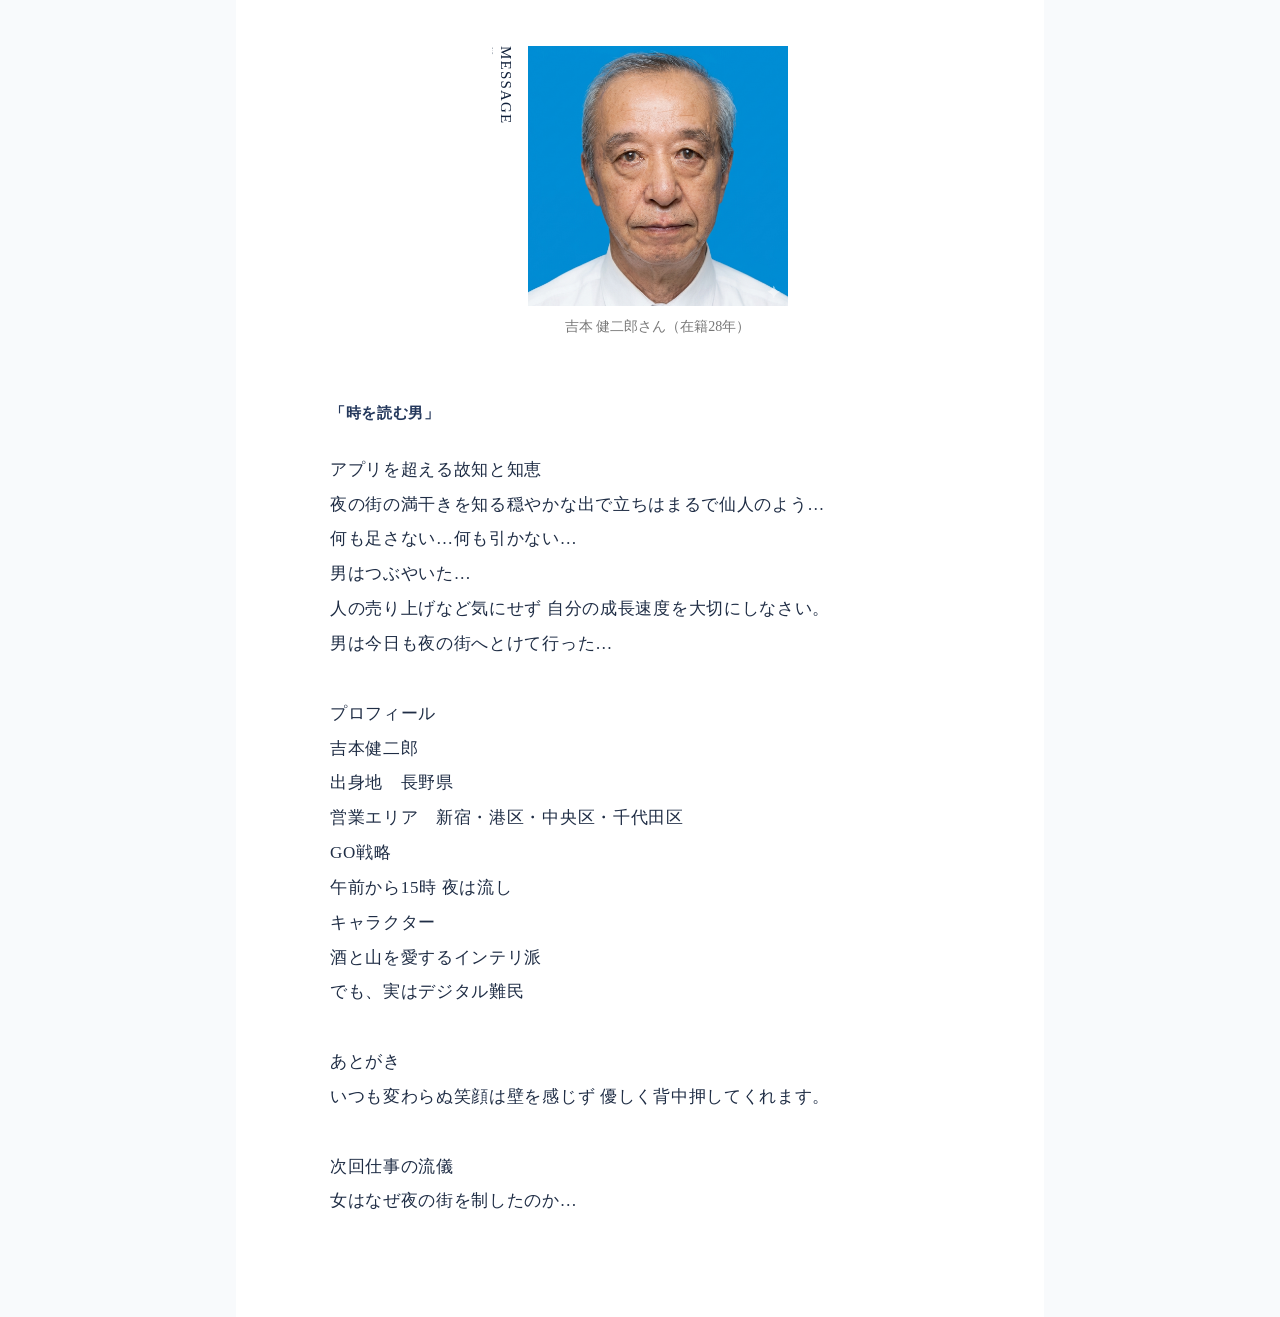
<file: yoshimoto/index.html>
<!DOCTYPE html>
<html lang="ja">
<head>
<meta charset="UTF-8">
<meta name="viewport" content="width=device-width, initial-scale=1.0">
<title>吉本さん紹介</title>

<style>
body {
  margin: 0;
  font-family: "Yu Mincho", "Hiragino Mincho ProN", "Noto Serif JP", serif;
  color: #1f2d45;
  background: #f8fafc;
}

.message-wrap {
  max-width: 760px;
  margin: 0 auto;
  padding: 46px 24px 70px;
  background: #ffffff;
}

.top-area {
  display: flex;
  justify-content: center;
  align-items: flex-start;
  gap: 34px;
}

.side-title {
  writing-mode: vertical-rl;
  color: #10203a;
  letter-spacing: 0.08em;
  display: flex;
  align-items: flex-start;
  gap: 10px;
}

.side-title .en {
  font-size: 16px;
  letter-spacing: 0.08em;
}

.side-title {
  writing-mode: vertical-rl;
  color: #10203a;
  letter-spacing: 0.08em;
  position: relative;
}

.side-title .en {
  position: absolute;
  top: 0;
  right: -20px;
  font-size: 15px;
  letter-spacing: 0.08em;
}

.side-title h1 {
  font-size: 1px;
  font-weight: 500;
  line-height: 1.15;
  margin: 0;
  white-space: nowrap;
}
.photo-area {
  text-align: center;
}

.photo-area img {
  width: 260px;
  max-width: 100%;
  height: auto;
  display: block;
}

.photo-area p {
  font-size: 14px;
  color: #777;
  margin-top: 12px;
}

.body-text {
  max-width: 620px;
  margin: 48px auto 0;
  font-size: 17px;
  line-height: 2.05;
  letter-spacing: 0.04em;
}

.body-text h2 {
  font-size: 15px;
  margin-bottom: 24px;
  color: #24385c;
  font-weight: 700;
}

.body-text p {
  margin-bottom: 28px;
}

@media (max-width: 700px) {
  .message-wrap {
    padding: 36px 20px 60px;
  }

  .top-area {
    gap: 22px;
  }

  .side-title h1 {
    font-size: 30px;
  }

  .side-title .en {
    font-size: 14px;
  }

  .photo-area img {
    width: 210px;
  }

  .photo-area p {
    font-size: 13px;
  }

  .body-text {
    margin-top: 15px;
    font-size: 10px;
    line-height: 2;
  }

  .body-text h2 {
    font-size: 15px;
  }
}
</style>
</head>

<body>

<div class="message-wrap">

  <div class="top-area">

    <div class="side-title">
      <span class="en">MESSAGE</span>
      <h1>仕事の流儀</h1>
    </div>

    <div class="photo-area">
      <img src="yoshimoto.jpg" alt="吉本さん">
      <p>吉本 健二郎さん（在籍28年）</p>
    </div>

  </div>

  <div class="body-text">
    <h2>「時を読む男」</h2>

    <p>
アプリを超える故知と知恵<br>  

夜の街の満干きを知る穏やかな出で立ちはまるで仙人のよう…
<br>  
何も足さない…何も引かない…
<br>   
男はつぶやいた…<br> 
人の売り上げなど気にせず
自分の成長速度を大切にしなさい。
<br>  
男は今日も夜の街へとけて行った…
<br>  <br> 
プロフィール<br> 
吉本健二郎<br>  
出身地　長野県<br>  
営業エリア　新宿・港区・中央区・千代田区<br>  
GO戦略<br>  
午前から15時
夜は流し
<br>
キャラクター<br>
酒と山を愛するインテリ派<br>  
でも、実はデジタル難民
<br>  <br>  
あとがき<br>  
いつも変わらぬ笑顔は壁を感じず
優しく背中押してくれます。
<br>  <br>
次回仕事の流儀<br>  
女はなぜ夜の街を制したのか…

  </div>

</div>

</body>
</html>
</file>
<file: news/style.css>
body{
  margin:0;
  background:#f4f7fb;
  font-family:'Noto Sans JP',sans-serif;
  color:#333;
}

.hero{
  position:relative;
  background:#fff;
  padding:56px 32px 48px 44px;
  border-bottom:1px solid #e5e9ef;
}

.hero::before{
  content:"";
  position:absolute;
  left:24px;
  top:58px;
  width:6px;
  height:120px;
  background:#1e67b1;
  border-radius:999px;
}

.hero-sub{
  color:#1e67b1;
  font-size:14px;
  font-weight:700;
  margin:0 0 10px;
}

.hero h1{
  margin:0;
  color:#1e3a5f;
  font-size:46px;
  font-weight:900;
  letter-spacing:1px;
}

.hero-text{
  margin:10px 0 0;
  color:#1e67b1;
  font-size:15px;
  font-weight:700;
}

.container{
  max-width:720px;
  margin:auto;
  padding:32px 20px 64px;
}

.intro-box{
  background:#fff;
  border-radius:20px;
  padding:24px;
  line-height:1.9;
  font-size:15px;
  margin-bottom:40px;
  box-shadow:0 3px 10px rgba(0,0,0,.08);
}

.section-title{
  color:#1e3a5f;
  font-size:26px;
  font-weight:900;
  margin:0 0 22px;
}

section{
  margin-bottom:44px;
}

details{
  background:#fff;
  border-radius:20px;
  margin-bottom:24px;
  overflow:hidden;
  box-shadow:0 3px 10px rgba(0,0,0,.08);
}

summary{
  list-style:none;
  cursor:pointer;
  padding:24px 28px;
  font-size:18px;
  font-weight:800;
  display:flex;
  justify-content:space-between;
  align-items:center;
  gap:16px;
}

summary::-webkit-details-marker{
  display:none;
}

summary::after{
  content:"＋";
  color:#3f6fa3;
  font-size:24px;
  font-weight:400;
  flex-shrink:0;
}

details[open] summary::after{
  content:"－";
}

.content{
  padding:0 28px 28px;
  line-height:1.9;
  font-size:15px;
}

.badge{
  display:inline-block;
  background:#3f6fa3;
  color:#fff;
  font-size:12px;
  padding:5px 12px;
  border-radius:999px;
  margin-bottom:14px;
}

.news-image{
  width:100%;
  max-height:240px;
  object-fit:cover;
  border-radius:16px;
  margin:18px 0;
  display:block;
}

.point{
  background:#eef5ff;
  border-radius:16px;
  padding:18px;
  margin-top:18px;
  line-height:1.9;
}

footer{
  text-align:center;
  padding:36px 20px;
  color:#888;
  font-size:12px;
}
</file>
